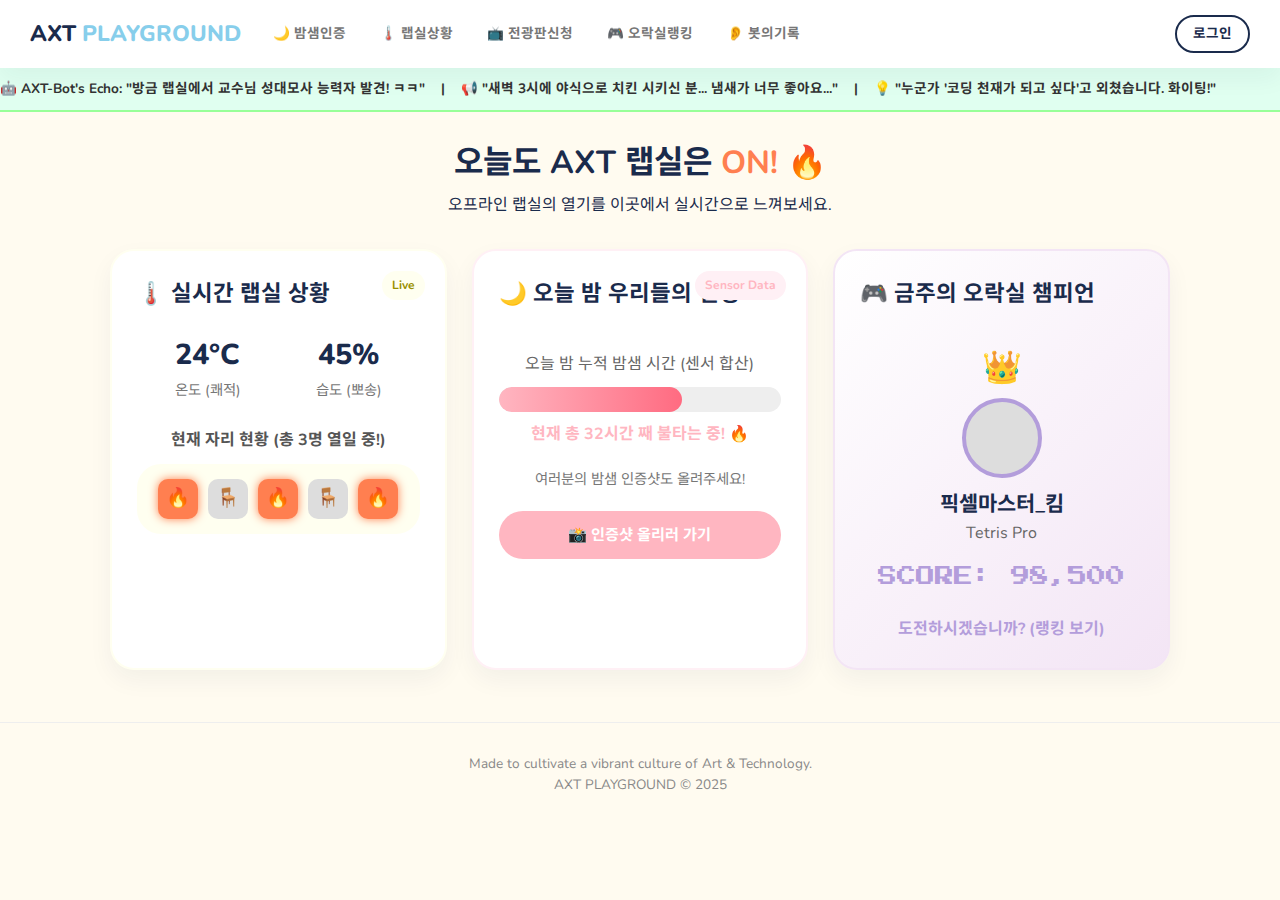
<file: index.html>
<!DOCTYPE html>
<html lang="ko">
<head>
    <meta charset="UTF-8">
    <meta name="viewport" content="width=device-width, initial-scale=1.0">
    <title>AXT PLAYGROUND</title>
    <link rel="stylesheet" href="style.css">
</head>
<body>

    <header>
        <div class="logo"><a href="index.html">AXT <span>PLAYGROUND</span></a></div>
        <nav>
            <ul>
                <li><a href="overnight.html">🌙 밤샘인증</a></li>
                <li><a href="lab-status.html">🌡️ 랩실상황</a></li>
                <li><a href="display.html">📺 전광판신청</a></li>
                <li><a href="arcade.html">🎮 오락실랭킹</a></li>
                <li><a href="bot-log.html">👂 봇의기록</a></li>
            </ul>
        </nav>
        <div class="auth-nav">
            <a href="login.html" class="btn-login">로그인</a>
            </div>
    </header>

    <div class="ticker-wrap">
        <div class="ticker-content">
            🤖 AXT-Bot's Echo: "방금 랩실에서 교수님 성대모사 능력자 발견! ㅋㅋ" &nbsp;&nbsp;&nbsp;|&nbsp;&nbsp;&nbsp; 
            📢 "새벽 3시에 야식으로 치킨 시키신 분... 냄새가 너무 좋아요..." &nbsp;&nbsp;&nbsp;|&nbsp;&nbsp;&nbsp;
            💡 "누군가 '코딩 천재가 되고 싶다'고 외쳤습니다. 화이팅!"
        </div>
    </div>

    <main>
        <div class="page-title">
            <h1>오늘도 AXT 랩실은 <span style="color: var(--orange-fire);">ON!</span> 🔥</h1>
            <p>오프라인 랩실의 열기를 이곳에서 실시간으로 느껴보세요.</p>
        </div>

        <div class="dashboard-grid">
            
            <div class="card" style="border-color: var(--yellow-light); position: relative;">
                <h2 style="font-size: 1.4rem; margin-bottom: 20px;">🌡️ 실시간 랩실 상황 <span class="badge" style="background: var(--yellow-light); color: #999000; position: absolute; top: 20px; right: 20px;">Live</span></h2>
                <div style="display: flex; justify-content: space-around; margin-bottom: 25px;">
                    <div style="text-align: center;">
                        <span style="font-size: 1.8rem; font-weight: 800; display: block;">24°C</span>
                        <span style="font-size: 0.9rem; color: #777;">온도 (쾌적)</span>
                    </div>
                    <div style="text-align: center;">
                        <span style="font-size: 1.8rem; font-weight: 800; display: block;">45%</span>
                        <span style="font-size: 0.9rem; color: #777;">습도 (뽀송)</span>
                    </div>
                </div>
                <p style="text-align: center; margin-bottom: 10px; font-weight: bold; color: #555;">현재 자리 현황 (총 3명 열일 중!)</p>
                
                <div class="seat-map-mini">
                    <div class="seat" style="width: 40px; height: 40px; background: var(--orange-fire); color: white; border-radius: 10px; display: flex; justify-content: center; align-items: center; font-size: 1.2rem; box-shadow: 0 0 10px var(--orange-fire);">🔥</div>
                    <div class="seat" style="width: 40px; height: 40px; background: #DDD; border-radius: 10px; display: flex; justify-content: center; align-items: center; font-size: 1.2rem;">🪑</div>
                    <div class="seat" style="width: 40px; height: 40px; background: var(--orange-fire); color: white; border-radius: 10px; display: flex; justify-content: center; align-items: center; font-size: 1.2rem; box-shadow: 0 0 10px var(--orange-fire);">🔥</div>
                    <div class="seat" style="width: 40px; height: 40px; background: #DDD; border-radius: 10px; display: flex; justify-content: center; align-items: center; font-size: 1.2rem;">🪑</div>
                    <div class="seat" style="width: 40px; height: 40px; background: var(--orange-fire); color: white; border-radius: 10px; display: flex; justify-content: center; align-items: center; font-size: 1.2rem; box-shadow: 0 0 10px var(--orange-fire);">🔥</div>
                </div>
            </div>

            <div class="card" style="border-color: var(--pink-light); position: relative;">
                 <h2 style="font-size: 1.4rem; margin-bottom: 20px;">🌙 오늘 밤 우리들의 열정 <span class="badge" style="background: var(--pink-light); color: var(--pink); position: absolute; top: 20px; right: 20px;">Sensor Data</span></h2>
                 <div style="text-align: center; padding: 20px 0;">
                     <p style="font-size: 1rem; color: #666; margin-bottom: 10px;">오늘 밤 누적 밤샘 시간 (센서 합산)</p>
                     <div style="height: 25px; background: #EEE; border-radius: 20px; overflow: hidden; position: relative;">
                         <div style="height: 100%; width: 65%; background: linear-gradient(to right, var(--pink), #FF6B81); border-radius: 20px;"></div>
                     </div>
                     <p style="margin-top: 10px; font-weight: bold; color: var(--pink);">현재 총 32시간 째 불타는 중! 🔥</p>
                 </div>
                 <p style="color: #777; font-size: 0.9rem; text-align: center;">여러분의 밤샘 인증샷도 올려주세요!</p>
                 <a href="overnight.html" class="btn btn-pink" style="display: block; text-align: center; margin-top: 20px; text-decoration: none;">📸 인증샷 올리러 가기</a>
            </div>

            <div class="card" style="border-color: var(--purple-light); background: linear-gradient(135deg, white, var(--purple-light));">
                <h2 style="font-size: 1.4rem; margin-bottom: 20px;">🎮 금주의 오락실 챔피언</h2>
                <div style="text-align: center; padding: 10px 0;">
                    <div style="font-size: 2rem; margin-bottom: 5px;">👑</div>
                    <div style="width: 80px; height: 80px; background: #DDD; border-radius: 50%; margin: 0 auto 10px; border: 4px solid var(--purple); background-image: url('https://i.pravatar.cc/150?img=53'); background-size: cover;"></div>
                    <div style="font-size: 1.3rem; font-weight: bold;">픽셀마스터_킴</div>
                    <p style="color: #666;">Tetris Pro</p>
                    <div style="font-family: 'Press Start 2P', cursive; font-size: 1.2rem; color: var(--purple); margin-top: 15px;">SCORE: 98,500</div>
                </div>
                <a href="arcade.html" style="display: block; text-align: center; color: var(--purple); font-weight: bold; margin-top: 15px; text-decoration: none;">도전하시겠습니까? (랭킹 보기)</a>
            </div>
        </div>
    </main>

    <footer>
        Made to cultivate a vibrant culture of Art & Technology. <br> AXT PLAYGROUND © 2025
    </footer>

</body>
</html>
</file>
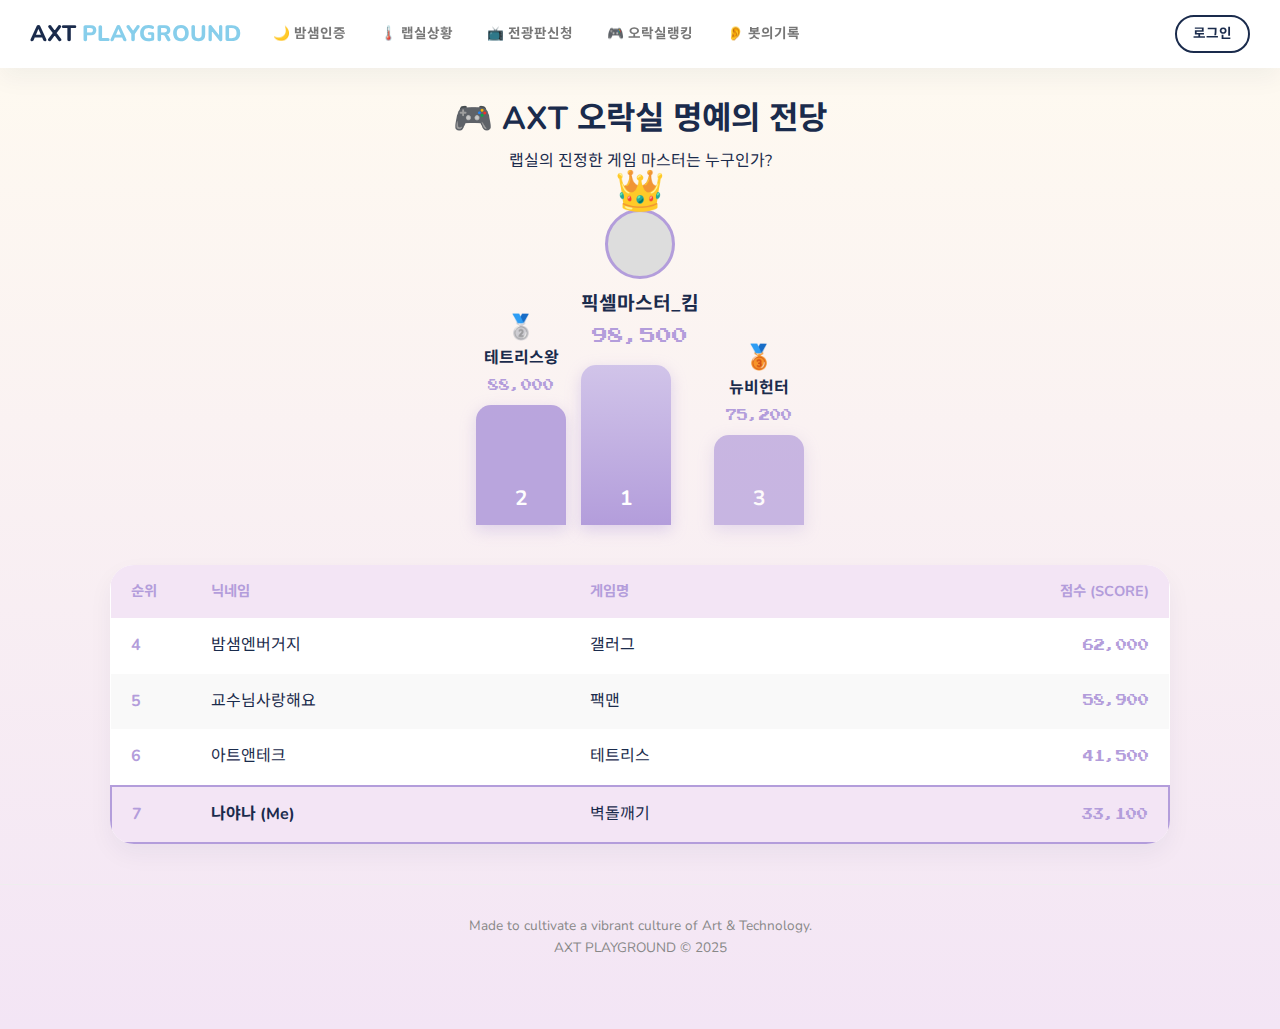
<file: arcade.html>
<!DOCTYPE html>
<html lang="ko">
<head>
    <meta charset="UTF-8">
    <meta name="viewport" content="width=device-width, initial-scale=1.0">
    <title>오락실랭킹 | AXT PLAYGROUND</title>
    <link href="https://fonts.googleapis.com/css2?family=Press+Start+2P&display=swap" rel="stylesheet">
    <link rel="stylesheet" href="style.css">
</head>
<body class="arcade-page"> 
    <header>
        <div class="logo"><a href="index.html">AXT <span>PLAYGROUND</span></a></div>
        <nav>
            <ul>
                <li><a href="overnight.html">🌙 밤샘인증</a></li>
                <li><a href="lab-status.html">🌡️ 랩실상황</a></li>
                <li><a href="display.html">📺 전광판신청</a></li>
                <li><a href="arcade.html">🎮 오락실랭킹</a></li>
                <li><a href="bot-log.html">👂 봇의기록</a></li>
            </ul>
        </nav>
        <div class="auth-nav">
            <a href="login.html" class="btn-login">로그인</a>
            </div>
    </header>

    <main>
        <div class="page-title">
            <h1>🎮 AXT 오락실 명예의 전당</h1>
            <p>랩실의 진정한 게임 마스터는 누구인가?</p>
        </div>

        <div class="podium-container">
            <div class="podium-item rank-2">
                <div style="margin-bottom: 10px;">
                    <span style="font-size: 1.5rem;">🥈</span><br>
                    <strong>테트리스왕</strong>
                     <div class="pixel-font">88,000</div>
                </div>
                <div class="podium-block">2</div>
            </div>
            <div class="podium-item rank-1">
                <span style="font-size: 2.5rem; position: absolute; top: -50px; left: 50%; transform: translateX(-50%);">👑</span>
                <div style="margin-bottom: 15px;">
                     <div class="player-avatar" style="width: 70px; height: 70px; background: #ddd; border-radius: 50%; margin: 0 auto 10px; border: 3px solid var(--purple); background-image: url('https://i.pravatar.cc/150?img=53'); background-size: cover;"></div>
                    <strong style="font-size: 1.2rem;">픽셀마스터_킴</strong>
                    <div class="pixel-font" style="font-size: 1rem; margin-top: 5px;">98,500</div>
                </div>
                <div class="podium-block">1</div>
            </div>
            <div class="podium-item rank-3">
                 <div style="margin-bottom: 10px;">
                    <span style="font-size: 1.5rem;">🥉</span><br>
                    <strong>뉴비헌터</strong>
                     <div class="pixel-font">75,200</div>
                </div>
                <div class="podium-block">3</div>
            </div>
        </div>

        
        <div class="table-container"> <table class="leaderboard-table">
                <thead>
                    <tr>
                        <th style="width: 80px;">순위</th>
                        <th>닉네임</th>
                        <th>게임명</th>
                        <th style="text-align: right;">점수 (SCORE)</th>
                    </tr>
                </thead>
                <tbody>
                    <tr>
                        <td class="rank-num">4</td>
                        <td>밤샘엔버거지</td>
                        <td>갤러그</td>
                        <td style="text-align: right;" class="pixel-font">62,000</td>
                    </tr>
                    <tr>
                        <td class="rank-num">5</td>
                        <td>교수님사랑해요</td>
                        <td>팩맨</td>
                        <td style="text-align: right;" class="pixel-font">58,900</td>
                    </tr>
                    <tr>
                        <td class="rank-num">6</td>
                        <td>아트앤테크</td>
                        <td>테트리스</td>
                        <td style="text-align: right;" class="pixel-font">41,500</td>
                    </tr>
                    <tr style="background-color: var(--purple-light); border: 2px solid var(--purple);">
                        <td class="rank-num">7</td>
                        <td><strong>나야나 (Me)</strong></td>
                        <td>벽돌깨기</td>
                        <td style="text-align: right;" class="pixel-font">33,100</td>
                    </tr>
                </tbody>
            </table>
        </div>
    </main>

    <footer>Made to cultivate a vibrant culture of Art & Technology. <br> AXT PLAYGROUND © 2025</footer>
</body>
</html>
</file>
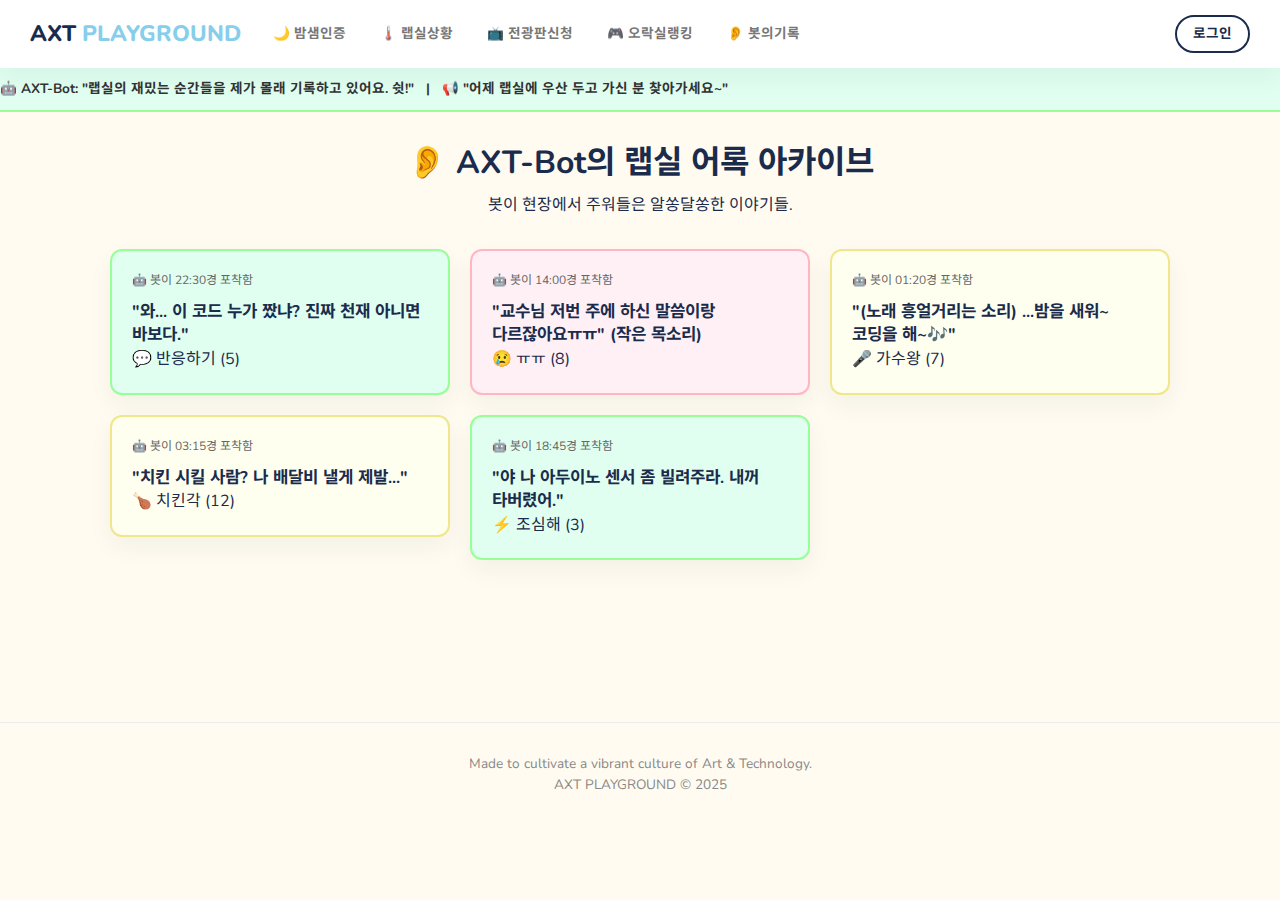
<file: bot-log.html>
<!DOCTYPE html>
<html lang="ko">
<head>
    <meta charset="UTF-8">
    <meta name="viewport" content="width=device-width, initial-scale=1.0">
    <title>봇의기록 | AXT PLAYGROUND</title>
    <link rel="stylesheet" href="style.css">
</head>
<body>
    <header>
        <div class="logo"><a href="index.html">AXT <span>PLAYGROUND</span></a></div>
        <nav>
            <ul>
                <li><a href="overnight.html">🌙 밤샘인증</a></li>
                <li><a href="lab-status.html">🌡️ 랩실상황</a></li>
                <li><a href="display.html">📺 전광판신청</a></li>
                <li><a href="arcade.html">🎮 오락실랭킹</a></li>
                <li><a href="bot-log.html">👂 봇의기록</a></li>
            </ul>
        </nav>
        <div class="auth-nav">
            <a href="login.html" class="btn-login">로그인</a>
            </div>
    </header>

    <div class="ticker-wrap">
        <div class="ticker-content">
            🤖 AXT-Bot: "랩실의 재밌는 순간들을 제가 몰래 기록하고 있어요. 쉿!" &nbsp;&nbsp;|&nbsp;&nbsp; 📢 "어제 랩실에 우산 두고 가신 분 찾아가세요~"
        </div>
    </div>

    <main>
        <div class="page-title">
            <h1>👂 AXT-Bot의 랩실 어록 아카이브</h1>
            <p>봇이 현장에서 주워들은 알쏭달쏭한 이야기들.</p>
        </div>

        <div class="masonry-grid">
            <div class="card memo-card memo-mint">
                <div class="bot-stamp">🤖 봇이 22:30경 포착함</div>
                <div class="memo-content">"와... 이 코드 누가 짰냐? 진짜 천재 아니면 바보다."</div>
                <div class="memo-reaction">💬 반응하기 (5)</div>
            </div>

            <div class="card memo-card memo-yellow">
                <div class="bot-stamp">🤖 봇이 03:15경 포착함</div>
                <div class="memo-content">"치킨 시킬 사람? 나 배달비 낼게 제발..."</div>
                <div class="memo-reaction">🍗 치킨각 (12)</div>
            </div>

             <div class="card memo-card memo-pink">
                <div class="bot-stamp">🤖 봇이 14:00경 포착함</div>
                <div class="memo-content">"교수님 저번 주에 하신 말씀이랑 다르잖아요ㅠㅠ" (작은 목소리)</div>
                <div class="memo-reaction">😢 ㅠㅠ (8)</div>
            </div>

            <div class="card memo-card memo-mint">
                <div class="bot-stamp">🤖 봇이 18:45경 포착함</div>
                <div class="memo-content">"야 나 아두이노 센서 좀 빌려주라. 내꺼 타버렸어."</div>
                <div class="memo-reaction">⚡ 조심해 (3)</div>
            </div>
            
             <div class="card memo-card memo-yellow">
                <div class="bot-stamp">🤖 봇이 01:20경 포착함</div>
                <div class="memo-content">"(노래 흥얼거리는 소리) ...밤을 새워~ 코딩을 해~🎶"</div>
                <div class="memo-reaction">🎤 가수왕 (7)</div>
            </div>
        </div>
    </main>

    <footer>Made to cultivate a vibrant culture of Art & Technology. <br> AXT PLAYGROUND © 2025</footer>
</body>
</html>
</file>
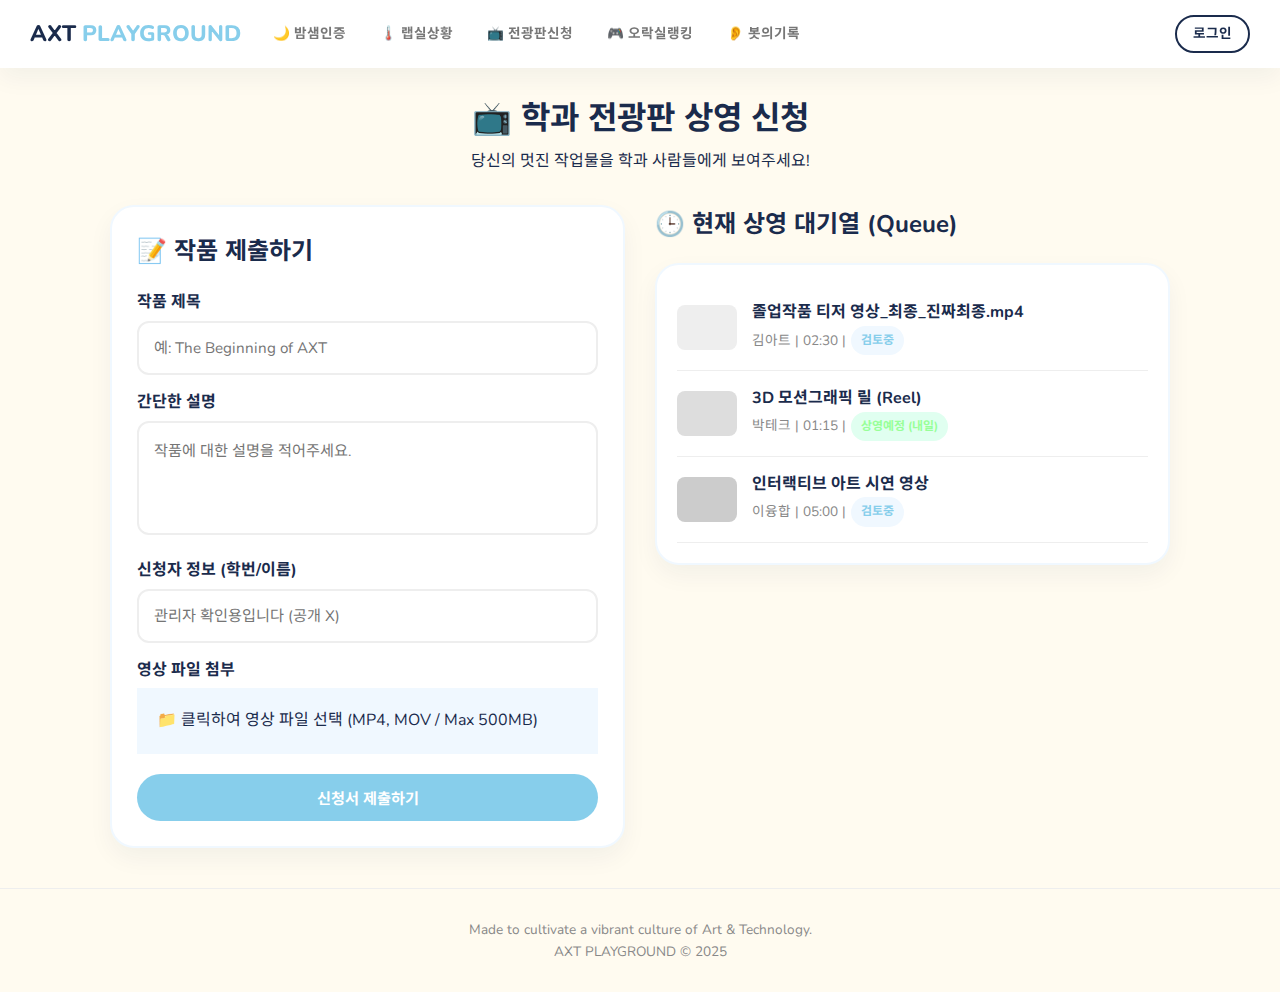
<file: display.html>
<!DOCTYPE html>
<html lang="ko">
<head>
    <meta charset="UTF-8">
    <meta name="viewport" content="width=device-width, initial-scale=1.0">
    <title>전광판신청 | AXT PLAYGROUND</title>
    <link rel="stylesheet" href="style.css">
</head>
<body>
    <header>
        <div class="logo"><a href="index.html">AXT <span>PLAYGROUND</span></a></div>
        <nav>
            <ul>
                <li><a href="overnight.html">🌙 밤샘인증</a></li>
                <li><a href="lab-status.html">🌡️ 랩실상황</a></li>
                <li><a href="display.html">📺 전광판신청</a></li>
                <li><a href="arcade.html">🎮 오락실랭킹</a></li>
                <li><a href="bot-log.html">👂 봇의기록</a></li>
            </ul>
        </nav>
        <div class="auth-nav">
            <a href="login.html" class="btn-login">로그인</a>
            </div>
    </header>

    <main>
        <div class="page-title">
            <h1>📺 학과 전광판 상영 신청</h1>
            <p>당신의 멋진 작업물을 학과 사람들에게 보여주세요!</p>
        </div>

        <div class="display-layout">
            <section class="card" style="border-color: var(--blue-light);">
                <h2 style="margin-bottom: 20px;">📝 작품 제출하기</h2>
                <form action="">
                    <label for="title" style="font-weight: bold; display: block; margin-bottom: 5px;">작품 제목</label>
                    <input type="text" id="title" placeholder="예: The Beginning of AXT">
                    
                    <label for="desc" style="font-weight: bold; display: block; margin-bottom: 5px;">간단한 설명</label>
                    <textarea id="desc" rows="4" placeholder="작품에 대한 설명을 적어주세요."></textarea>

                    <label for="info" style="font-weight: bold; display: block; margin-bottom: 5px;">신청자 정보 (학번/이름)</label>
                    <input type="text" id="info" placeholder="관리자 확인용입니다 (공개 X)">

                    <div style="margin-bottom: 20px;">
                        <span style="font-weight: bold; display: block; margin-bottom: 5px;">영상 파일 첨부</span>
                        <div class="upload-area" style="border-color: var(--blue); background: var(--blue-light); padding: 20px;">
                             📁 클릭하여 영상 파일 선택 (MP4, MOV / Max 500MB)
                        </div>
                    </div>
                    <button type="submit" class="btn btn-blue" style="width: 100%;">신청서 제출하기</button>
                </form>
            </section>

            <section>
                <h2 style="margin-bottom: 20px;">🕒 현재 상영 대기열 (Queue)</h2>
                <div class="queue-list">
                    <div class="queue-item">
                        <div class="queue-thumb" style="background-color: #eee;"></div>
                        <div class="queue-info">
                            <span class="queue-title">졸업작품 티저 영상_최종_진짜최종.mp4</span>
                            <div class="queue-meta">김아트 | 02:30 | <span class="badge" style="background: var(--blue-light); color: var(--blue);">검토중</span></div>
                        </div>
                    </div>
                    <div class="queue-item">
                        <div class="queue-thumb" style="background-color: #ddd;"></div>
                        <div class="queue-info">
                            <span class="queue-title">3D 모션그래픽 릴 (Reel)</span>
                            <div class="queue-meta">박테크 | 01:15 | <span class="badge" style="background: var(--mint-light); color: var(--mint);">상영예정 (내일)</span></div>
                        </div>
                    </div>
                     <div class="queue-item">
                        <div class="queue-thumb" style="background-color: #ccc;"></div>
                        <div class="queue-info">
                            <span class="queue-title">인터랙티브 아트 시연 영상</span>
                            <div class="queue-meta">이융합 | 05:00 | <span class="badge" style="background: var(--blue-light); color: var(--blue);">검토중</span></div>
                        </div>
                    </div>
                </div>
            </section>
        </div>
    </main>

    <footer>Made to cultivate a vibrant culture of Art & Technology. <br> AXT PLAYGROUND © 2025</footer>
</body>
</html>
</file>
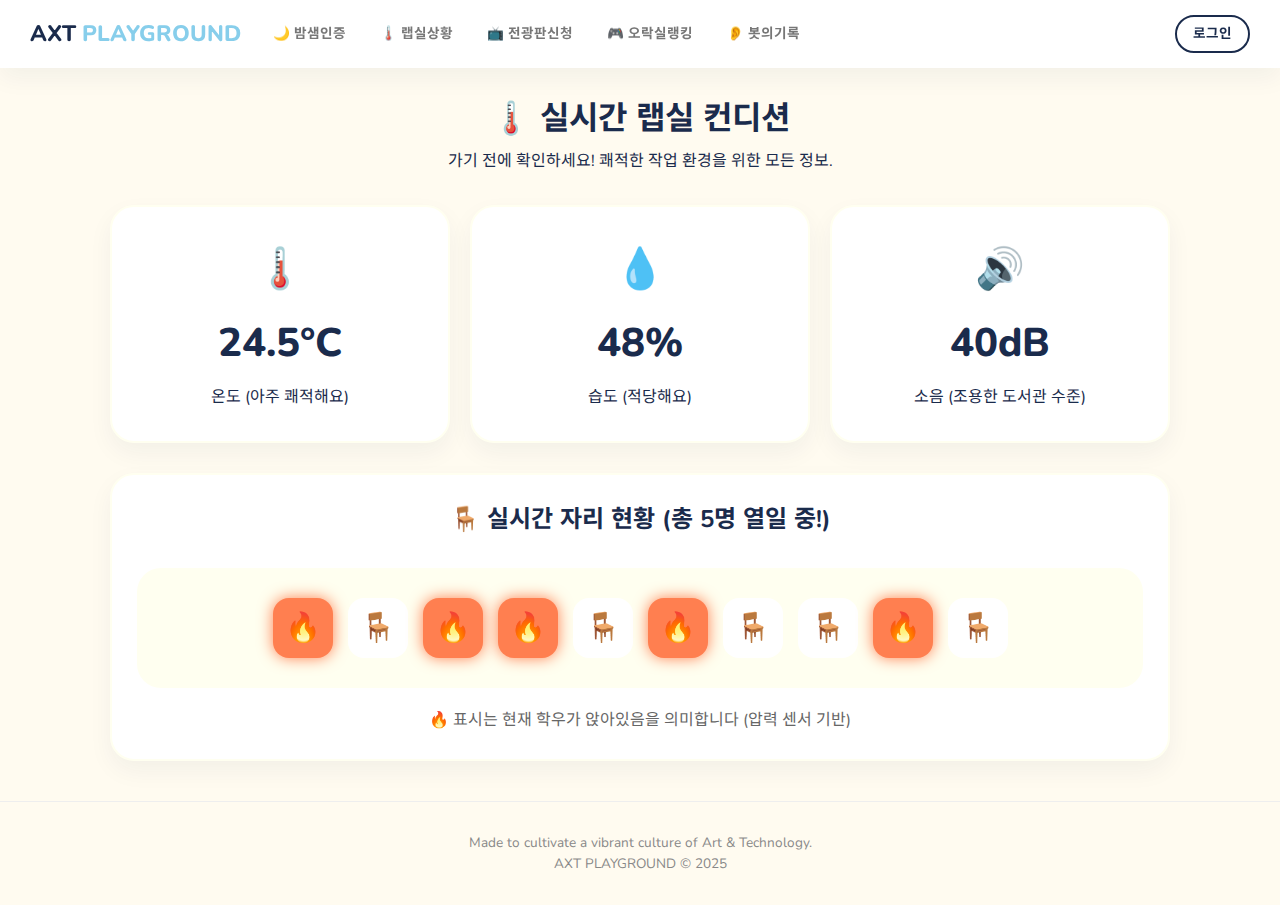
<file: lab-status.html>
<!DOCTYPE html>
<html lang="ko">
<head>
    <meta charset="UTF-8">
    <meta name="viewport" content="width=device-width, initial-scale=1.0">
    <title>랩실상황 | AXT PLAYGROUND</title>
    <link rel="stylesheet" href="style.css">
</head>
<body>
    <header>
        <div class="logo"><a href="index.html">AXT <span>PLAYGROUND</span></a></div>
        <nav>
            <ul>
                <li><a href="overnight.html">🌙 밤샘인증</a></li>
                <li><a href="lab-status.html">🌡️ 랩실상황</a></li>
                <li><a href="display.html">📺 전광판신청</a></li>
                <li><a href="arcade.html">🎮 오락실랭킹</a></li>
                <li><a href="bot-log.html">👂 봇의기록</a></li>
            </ul>
        </nav>
        <div class="auth-nav">
            <a href="login.html" class="btn-login">로그인</a>
            </div>
    </header>

    <main>
        <div class="page-title">
            <h1>🌡️ 실시간 랩실 컨디션</h1>
            <p>가기 전에 확인하세요! 쾌적한 작업 환경을 위한 모든 정보.</p>
        </div>

        <div class="status-detail-grid">
            <div class="card status-card-large">
                <span style="font-size: 2.5rem;">🌡️</span>
                <span class="status-value-large">24.5°C</span>
                <p>온도 (아주 쾌적해요)</p>
            </div>
            <div class="card status-card-large">
                <span style="font-size: 2.5rem;">💧</span>
                <span class="status-value-large">48%</span>
                <p>습도 (적당해요)</p>
            </div>
            <div class="card status-card-large">
                <span style="font-size: 2.5rem;">🔊</span>
                <span class="status-value-large">40dB</span>
                <p>소음 (조용한 도서관 수준)</p>
            </div>
        </div>

        <section class="card" style="border-color: var(--yellow-light);">
            <h2 style="margin-bottom: 30px; text-align: center;">🪑 실시간 자리 현황 (총 5명 열일 중!)</h2>
            <div class="seat-map-large">
                <div class="seat large active">🔥</div>
                <div class="seat large">🪑</div>
                <div class="seat large active">🔥</div>
                <div class="seat large active">🔥</div>
                <div class="seat large">🪑</div>
                <div class="seat large active">🔥</div>
                <div class="seat large">🪑</div>
                <div class="seat large">🪑</div>
                <div class="seat large active">🔥</div>
                <div class="seat large">🪑</div>
            </div>
             <p style="text-align: center; margin-top: 20px; color: #666;">🔥 표시는 현재 학우가 앉아있음을 의미합니다 (압력 센서 기반)</p>
        </section>
    </main>

    <footer>Made to cultivate a vibrant culture of Art & Technology. <br> AXT PLAYGROUND © 2025</footer>
</body>
</html>
</file>
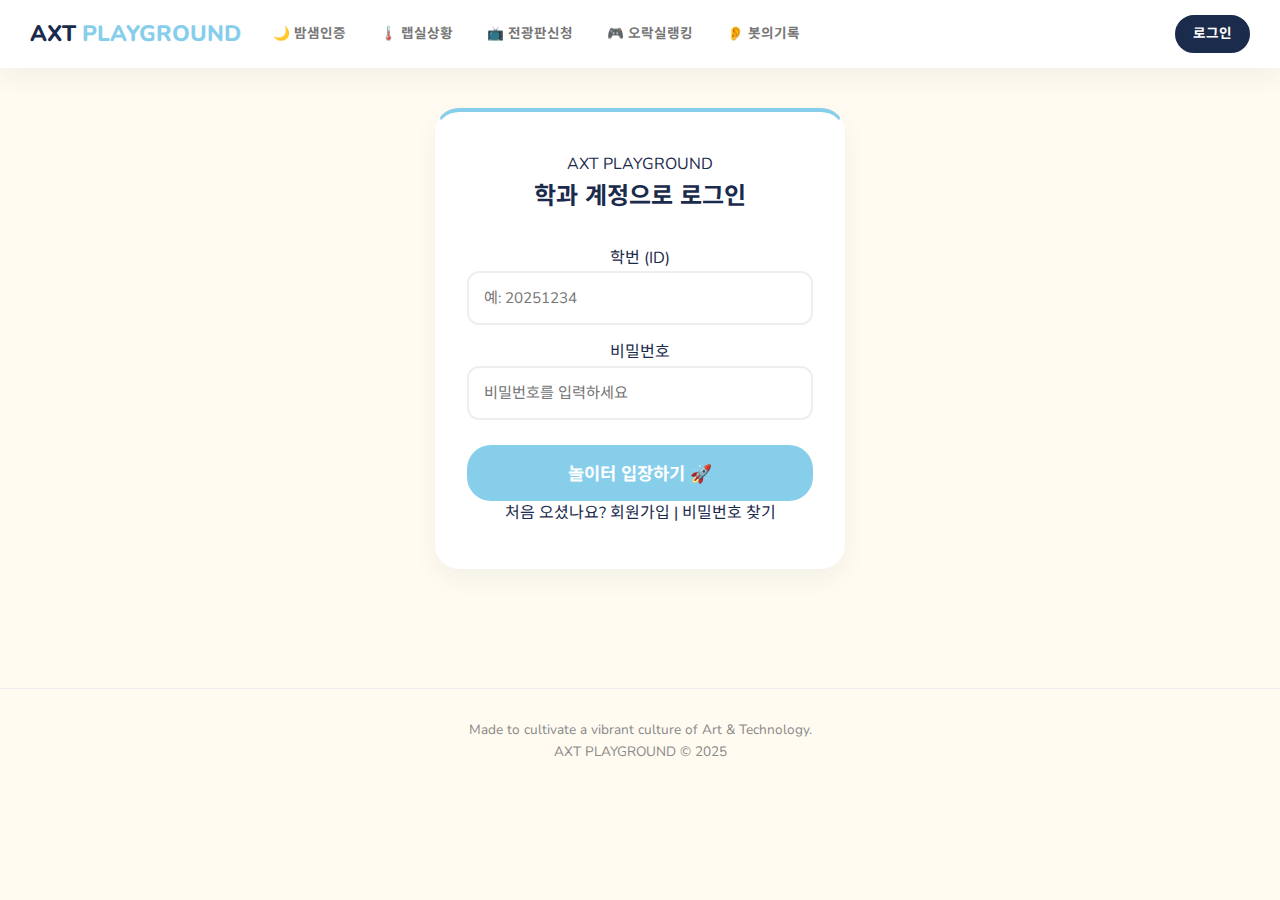
<file: login.html>
<!DOCTYPE html>
<html lang="ko">
<head>
    <meta charset="UTF-8">
    <meta name="viewport" content="width=device-width, initial-scale=1.0">
    <title>로그인 | AXT PLAYGROUND</title>
    <link rel="stylesheet" href="style.css">
</head>
<body>
    <header>
        <div class="logo"><a href="index.html">AXT <span>PLAYGROUND</span></a></div>
        <nav>
            <ul>
                <li><a href="overnight.html">🌙 밤샘인증</a></li>
                <li><a href="lab-status.html">🌡️ 랩실상황</a></li>
                <li><a href="display.html">📺 전광판신청</a></li>
                <li><a href="arcade.html">🎮 오락실랭킹</a></li>
                <li><a href="bot-log.html">👂 봇의기록</a></li>
            </ul>
        </nav>
        <div class="auth-nav">
            <a href="login.html" class="btn-login" style="background: var(--text-color); color: white;">로그인</a>
        </div>
    </header>

    <main>
        <div class="auth-container">
            <div class="card auth-card" style="border-top: 4px solid var(--blue);">
                <a href="index.html" class="auth-logo">AXT <span>PLAYGROUND</span></a>
                <h2 style="margin-bottom: 30px;">학과 계정으로 로그인</h2>
                
                <form action=""> <div class="form-group">
                        <label for="student-id" class="form-label">학번 (ID)</label>
                        <input type="text" id="student-id" class="auth-input" placeholder="예: 20251234">
                    </div>
                    <div class="form-group">
                        <label for="password" class="form-label">비밀번호</label>
                        <input type="password" id="password" class="auth-input" placeholder="비밀번호를 입력하세요">
                    </div>
                    
                    <button type="submit" class="btn btn-blue" style="width: 100%; padding: 15px; font-size: 1.1rem; margin-top: 10px;">놀이터 입장하기 🚀</button>
                </form>

                <div class="auth-links">
                    <a href="signup.html">처음 오셨나요? 회원가입</a>
                    <span class="divider">|</span>
                    <a href="#">비밀번호 찾기</a>
                </div>
            </div>
        </div>
    </main>

    <footer>Made to cultivate a vibrant culture of Art & Technology. <br> AXT PLAYGROUND © 2025</footer>
</body>
</html>
</file>
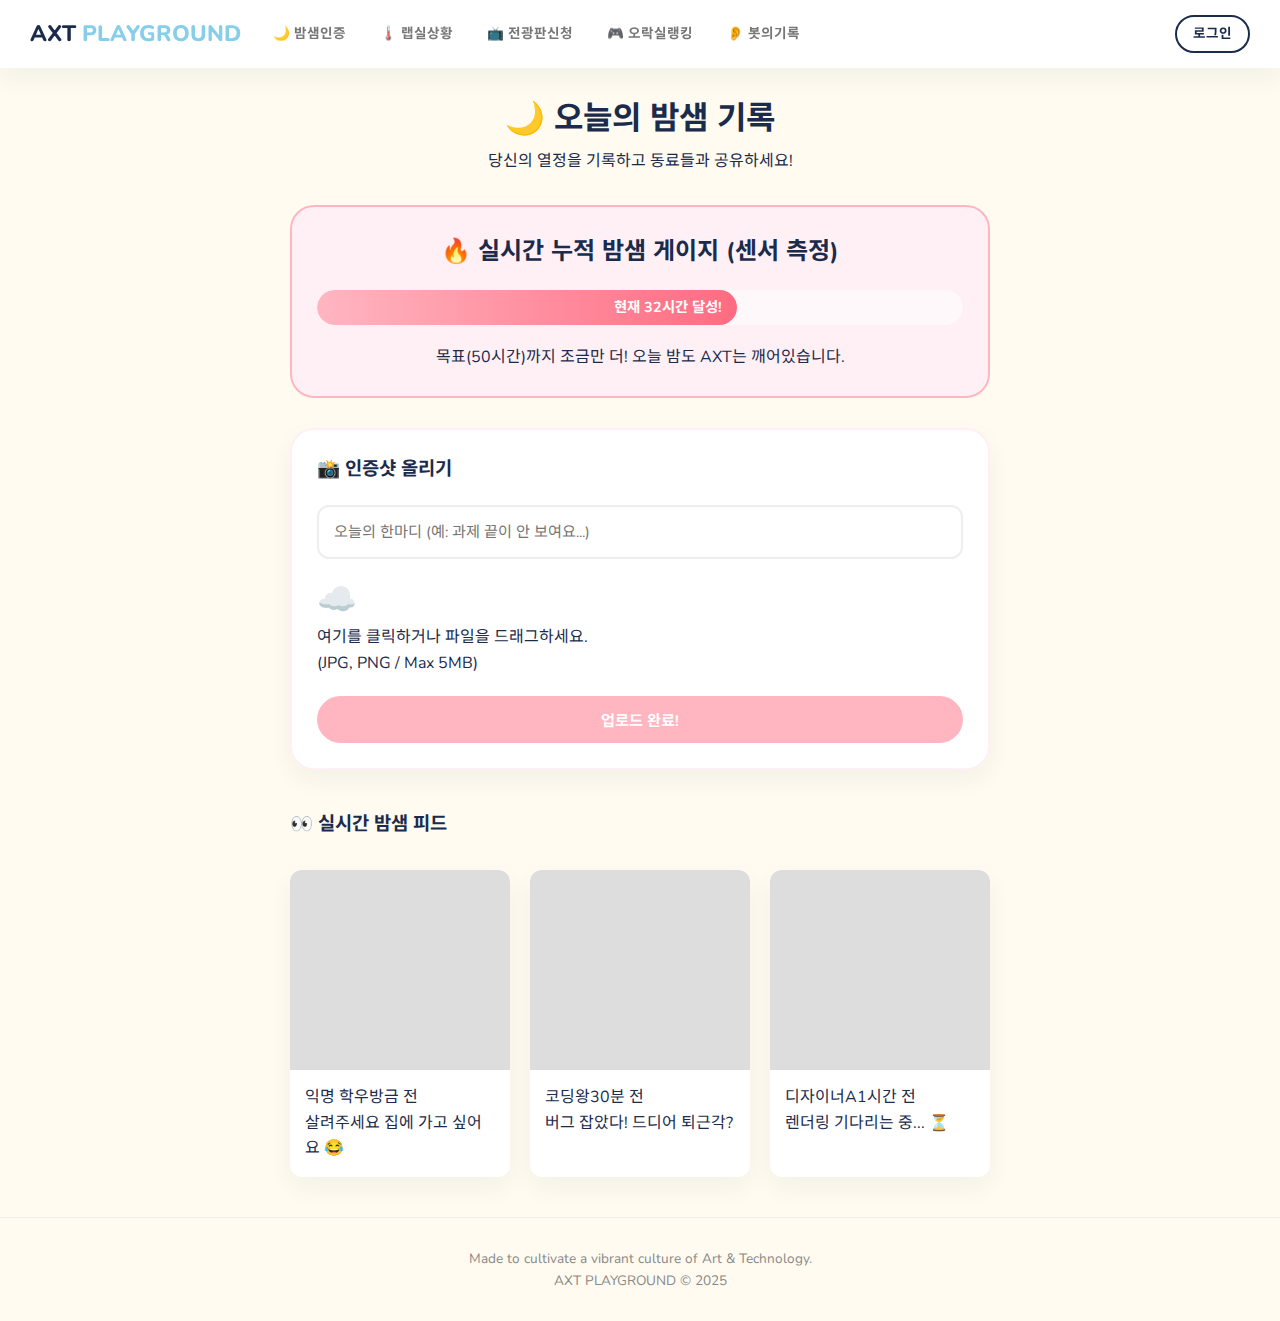
<file: overnight.html>
<!DOCTYPE html>
<html lang="ko">
<head>
    <meta charset="UTF-8">
    <meta name="viewport" content="width=device-width, initial-scale=1.0">
    <title>밤샘인증 | AXT PLAYGROUND</title>
    <link rel="stylesheet" href="style.css">
</head>
<body>
    <header>
        <div class="logo"><a href="index.html">AXT <span>PLAYGROUND</span></a></div>
        <nav>
            <ul>
                <li><a href="overnight.html">🌙 밤샘인증</a></li>
                <li><a href="lab-status.html">🌡️ 랩실상황</a></li>
                <li><a href="display.html">📺 전광판신청</a></li>
                <li><a href="arcade.html">🎮 오락실랭킹</a></li>
                <li><a href="bot-log.html">👂 봇의기록</a></li>
            </ul>
        </nav>
        <div class="auth-nav">
            <a href="login.html" class="btn-login">로그인</a>
            </div>
    </header>

    <main>
        <div class="page-title">
            <h1>🌙 오늘의 밤샘 기록</h1>
            <p>당신의 열정을 기록하고 동료들과 공유하세요!</p>
        </div>

        <div class="overnight-container">
            <section class="night-gauge-section">
                <h2>🔥 실시간 누적 밤샘 게이지 (센서 측정)</h2>
                <div class="gauge-bar-bg-large">
                    <div class="gauge-bar-fill-large" style="width: 65%;">현재 32시간 달성!</div>
                </div>
                <p>목표(50시간)까지 조금만 더! 오늘 밤도 AXT는 깨어있습니다.</p>
            </section>

            <section class="card" style="border-color: var(--pink-light); margin-bottom: 40px;">
                 <h3 style="margin-bottom: 20px;">📸 인증샷 올리기</h3>
                 <input type="text" placeholder="오늘의 한마디 (예: 과제 끝이 안 보여요...)" maxlength="50">
                 <div class="upload-area">
                     <span style="font-size: 2rem;">☁️</span><br>
                     여기를 클릭하거나 파일을 드래그하세요.<br>(JPG, PNG / Max 5MB)
                 </div>
                 <button class="btn btn-pink" style="width: 100%; margin-top: 20px;">업로드 완료!</button>
            </section>

            <h3 style="margin-bottom: 20px;">👀 실시간 밤샘 피드</h3>
            <div class="feed-grid">
                <div class="feed-item">
                    <div class="feed-img" style="background-image: url('https://picsum.photos/300/200?random=1');"></div>
                    <div class="feed-content">
                        <div class="feed-meta"><span>익명 학우</span><span>방금 전</span></div>
                        <p>살려주세요 집에 가고 싶어요 😂</p>
                    </div>
                </div>
                <div class="feed-item">
                    <div class="feed-img" style="background-image: url('https://picsum.photos/300/200?random=2');"></div>
                    <div class="feed-content">
                        <div class="feed-meta"><span>코딩왕</span><span>30분 전</span></div>
                        <p>버그 잡았다! 드디어 퇴근각?</p>
                    </div>
                </div>
                <div class="feed-item">
                    <div class="feed-img" style="background-image: url('https://picsum.photos/300/200?random=3');"></div>
                    <div class="feed-content">
                        <div class="feed-meta"><span>디자이너A</span><span>1시간 전</span></div>
                        <p>렌더링 기다리는 중... ⏳</p>
                    </div>
                </div>
            </div>
        </div>
    </main>

    <footer>Made to cultivate a vibrant culture of Art & Technology. <br> AXT PLAYGROUND © 2025</footer>
</body>
</html>
</file>
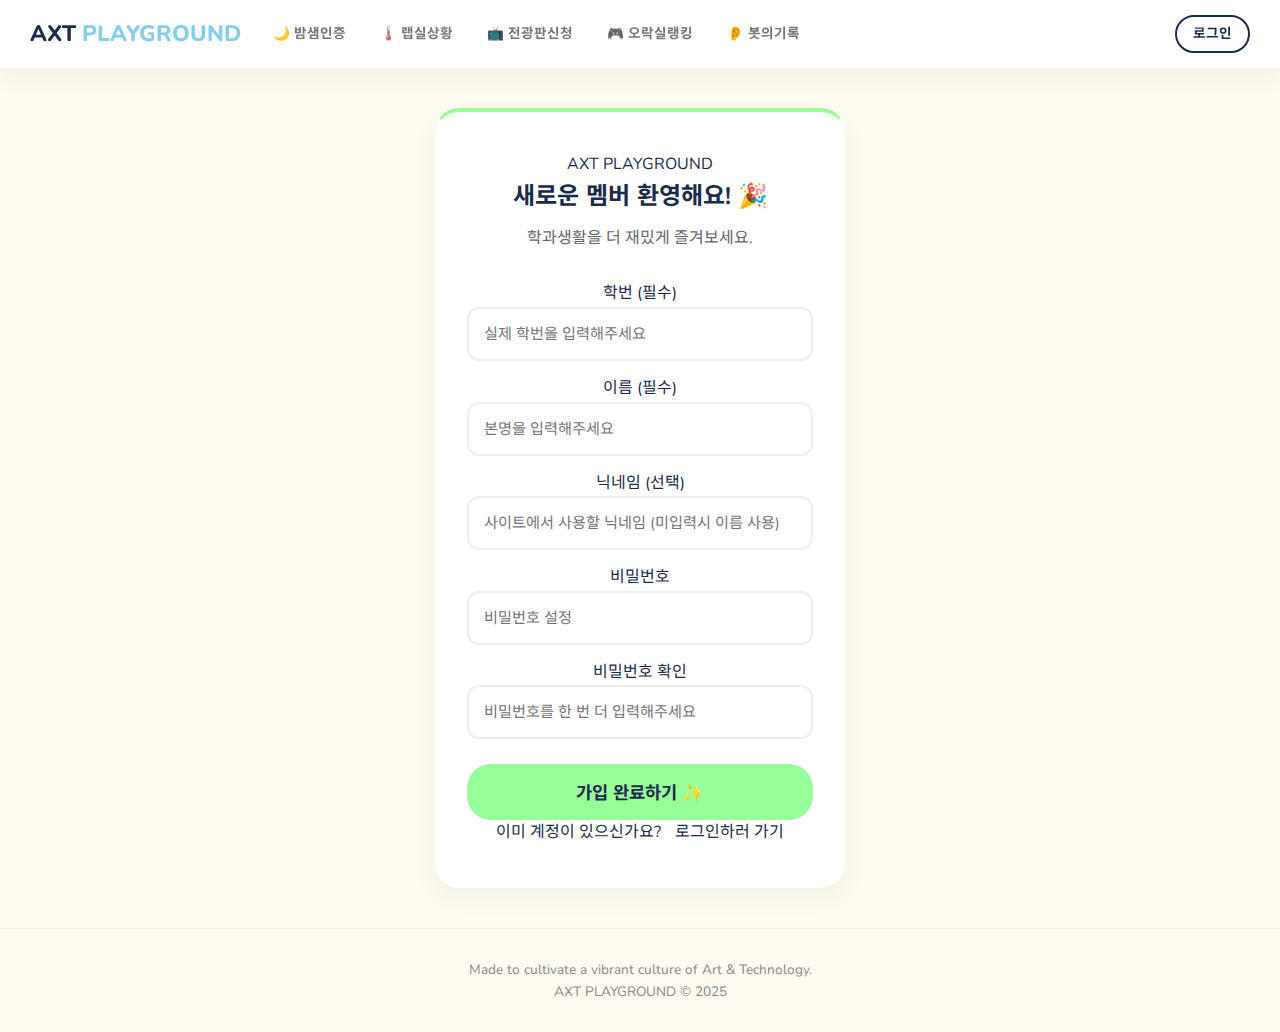
<file: signup.html>
<!DOCTYPE html>
<html lang="ko">
<head>
    <meta charset="UTF-8">
    <meta name="viewport" content="width=device-width, initial-scale=1.0">
    <title>회원가입 | AXT PLAYGROUND</title>
    <link rel="stylesheet" href="style.css">
</head>
<body>
    <header>
        <div class="logo"><a href="index.html">AXT <span>PLAYGROUND</span></a></div>
        <nav>
            <ul>
                <li><a href="overnight.html">🌙 밤샘인증</a></li>
                <li><a href="lab-status.html">🌡️ 랩실상황</a></li>
                <li><a href="display.html">📺 전광판신청</a></li>
                <li><a href="arcade.html">🎮 오락실랭킹</a></li>
                <li><a href="bot-log.html">👂 봇의기록</a></li>
            </ul>
        </nav>
        <div class="auth-nav">
            <a href="login.html" class="btn-login">로그인</a>
        </div>
    </header>

    <main>
        <div class="auth-container">
            <div class="card auth-card" style="border-top: 4px solid var(--mint);">
                <a href="index.html" class="auth-logo">AXT <span>PLAYGROUND</span></a>
                <h2 style="margin-bottom: 10px;">새로운 멤버 환영해요! 🎉</h2>
                <p style="margin-bottom: 30px; color: #666;">학과생활을 더 재밌게 즐겨보세요.</p>
                
                <form action="">
                    <div class="form-group">
                        <label for="new-student-id" class="form-label">학번 (필수)</label>
                        <input type="text" id="new-student-id" class="auth-input" placeholder="실제 학번을 입력해주세요">
                    </div>
                    <div class="form-group">
                        <label for="new-name" class="form-label">이름 (필수)</label>
                        <input type="text" id="new-name" class="auth-input" placeholder="본명을 입력해주세요">
                    </div>
                     <div class="form-group">
                        <label for="nickname" class="form-label">닉네임 (선택)</label>
                        <input type="text" id="nickname" class="auth-input" placeholder="사이트에서 사용할 닉네임 (미입력시 이름 사용)">
                    </div>
                    <div class="form-group">
                        <label for="new-password" class="form-label">비밀번호</label>
                        <input type="password" id="new-password" class="auth-input" placeholder="비밀번호 설정">
                    </div>
                    <div class="form-group">
                        <label for="confirm-password" class="form-label">비밀번호 확인</label>
                        <input type="password" id="confirm-password" class="auth-input" placeholder="비밀번호를 한 번 더 입력해주세요">
                    </div>
                    
                    <button type="submit" class="btn" style="width: 100%; padding: 15px; font-size: 1.1rem; margin-top: 10px; background-color: var(--mint); color: var(--text-color);">가입 완료하기 ✨</button>
                </form>

                <div class="auth-links">
                    이미 계정이 있으신가요? <a href="login.html" style="margin-left: 10px;">로그인하러 가기</a>
                </div>
            </div>
        </div>
    </main>

    <footer>Made to cultivate a vibrant culture of Art & Technology. <br> AXT PLAYGROUND © 2025</footer>
</body>
</html>
</file>
<file: style.css>
@charset "utf-8";

/* =========================================
   AXT PLAYGROUND 통합 스타일 시트 (반응형 강화 ver.)
   ========================================= */

/* 폰트 가져오기 */
@import url('https://fonts.googleapis.com/css2?family=Noto+Sans+KR:wght@400;700&family=Nunito:wght@600;800&family=Press+Start+2P&display=swap');

:root {
    /* 컬러 팔레트 */
    --bg-color: #FFFBF0;
    --text-color: #1A2B4C;
    --card-bg: #FFFFFF;
    --shadow: 0 10px 25px rgba(26, 43, 76, 0.05);
    --radius: 24px;
    --radius-sm: 12px;

    /* 포인트 컬러 */
    --pink: #FFB6C1; --pink-light: #FFF0F5;
    --yellow: #F0E68C; --yellow-light: #FFFFF0;
    --blue: #87CEEB; --blue-light: #F0F8FF;
    --purple: #B39DDB; --purple-light: #F3E5F5;
    --mint: #98FF98; --mint-light: #E0FFF0;
    --orange-fire: #FF7F50;
    --gray-light: #EEEEEE;
}

/* 기본 초기화 */
* { margin: 0; padding: 0; box-sizing: border-box; }
body {
    font-family: 'Nunito', 'Noto Sans KR', sans-serif;
    background-color: var(--bg-color);
    color: var(--text-color);
    line-height: 1.6;
    overflow-x: hidden; /* 가로 스크롤 방지 */
}
a { text-decoration: none; color: inherit; }
ul { list-style: none; }
img { max-width: 100%; height: auto; } /* 이미지 튀어나감 방지 */

/* ================= 공통 레이아웃 ================= */
/* 헤더 & 네비게이션 */
header {
    display: flex; justify-content: space-between; align-items: center;
    padding: 15px 30px; background: var(--card-bg); box-shadow: var(--shadow);
    position: sticky; top: 0; z-index: 100; flex-wrap: wrap; gap: 20px;
}
.logo { font-family: 'Nunito', sans-serif; font-weight: 800; font-size: 1.4rem; white-space: nowrap; }
.logo span { color: var(--blue); }

nav ul { display: flex; gap: 10px; flex-wrap: wrap; justify-content: center; }
nav a {
    font-weight: 700; font-size: 0.85rem; padding: 8px 12px;
    border-radius: var(--radius); transition: 0.3s; color: #777; display: flex; align-items: center; gap: 5px;
    white-space: nowrap; /* 메뉴 줄바꿈 방지 */
}
nav a:hover { background-color: var(--bg-color); color: var(--text-color); transform: translateY(-2px);}
/* 메뉴별 호버 컬러 */
nav li:nth-child(1) a:hover { color: var(--pink); }
nav li:nth-child(2) a:hover { color: var(--yellow); }
nav li:nth-child(3) a:hover { color: var(--blue); }
nav li:nth-child(4) a:hover { color: var(--purple); }
nav li:nth-child(5) a:hover { color: var(--mint); }

/* 헤더 반응형 처리 */
@media (max-width: 900px) {
    header { padding: 15px 20px; justify-content: center; }
    .logo { margin-right: auto; } /* 로고 왼쪽 고정 */
    .auth-nav { margin-left: auto; } /* 로그인 오른쪽 고정 */
    nav { width: 100%; order: 3; margin-top: 10px; } /* 메뉴를 하단으로 */
    nav ul { gap: 5px; }
    nav a { padding: 8px 10px; font-size: 0.8rem; background-color: #f9f9f9;}
}

/* 봇 티커 */
.ticker-wrap {
    width: 100%; background-color: var(--mint-light); color: #333;
    padding: 10px 0; overflow: hidden; white-space: nowrap; border-bottom: 2px solid var(--mint); font-size: 0.85rem;
}
.ticker-content { display: inline-block; animation: marquee 30s linear infinite; font-weight: 700; }
@keyframes marquee { from { transform: translateX(100%); } to { transform: translateX(-100%); } }

/* 메인 컨테이너 */
main { max-width: 1100px; margin: 30px auto; padding: 0 20px; min-height: 60vh;}
@media (max-width: 480px) { main { padding: 0 15px; margin: 20px auto; } } /* 모바일 패딩 축소 */

.page-title { text-align: center; margin-bottom: 30px; }
.page-title h1 { font-size: 2rem; margin-bottom: 10px; line-height: 1.3; }
@media (max-width: 480px) { .page-title h1 { font-size: 1.6rem; } }

/* 푸터 */
footer { text-align: center; padding: 30px 20px; color: #888; font-size: 0.85rem; margin-top: 40px; border-top: 1px solid #eee;}


/* ================= 공통 컴포넌트 ================= */
/* 카드 */
.card {
    background: var(--card-bg); border-radius: var(--radius); padding: 25px;
    box-shadow: var(--shadow); border: 2px solid transparent;
}
@media (max-width: 480px) { .card { padding: 20px; border-radius: var(--radius-sm); } }

/* 버튼 */
.btn {
    padding: 12px 24px; border: none; border-radius: var(--radius);
    font-weight: bold; cursor: pointer; transition: 0.3s; font-family: inherit; font-size: 0.95rem;
}
.btn-pink { background: var(--pink); color: white; } .btn-pink:hover{ background: #FF8DA1; }
.btn-blue { background: var(--blue); color: white; } .btn-blue:hover{ background: #5DB3D5; }

/* 폼 입력창 */
input[type="text"], input[type="password"], textarea, select {
    width: 100%; padding: 15px; border: 2px solid var(--gray-light);
    border-radius: var(--radius-sm); font-family: inherit; margin-bottom: 15px; resize: none; font-size: 0.95rem;
}
input:focus, textarea:focus { outline: none; border-color: var(--blue); }
/* 뱃지 */
.badge { padding: 5px 10px; border-radius: 20px; font-size: 0.75rem; font-weight: bold; white-space: nowrap;}


/* ================= 페이지별 스타일 (반응형 수정 포함) ================= */

/* [메인 대시보드 그리드] */
/* 인라인 스타일로 되어있던 것을 클래스로 분리하여 관리 */
.dashboard-grid {
    display: grid;
    /* 카드 최소 너비를 280px로 줄여 작은 화면 대응 */
    grid-template-columns: repeat(auto-fit, minmax(280px, 1fr));
    gap: 25px; margin-bottom: 40px;
}
/* 메인 페이지 좌석맵 반응형 */
.seat-map-mini {
    display: flex; justify-content: center; gap: 10px;
    background: var(--yellow-light); padding: 15px; border-radius: var(--radius);
    flex-wrap: wrap; /* [중요] 화면 좁으면 줄바꿈 */
}


/* [1. 🌙 밤샘인증 페이지] */
.overnight-container { max-width: 700px; margin: 0 auto; }
.night-gauge-section { margin-bottom: 30px; text-align: center; padding: 25px; background: var(--pink-light); border-radius: var(--radius); border: 2px solid var(--pink);}
.gauge-bar-bg-large { height: 35px; background: rgba(255,255,255,0.5); border-radius: 30px; overflow: hidden; position: relative; margin: 20px 0;}
.gauge-bar-fill-large {
    height: 100%; background: linear-gradient(to right, var(--pink), #FF6B81); border-radius: 30px;
    display: flex; align-items: center; justify-content: flex-end; padding-right: 15px;
    color: white; font-weight: bold; font-size: 0.9rem;
    white-space: nowrap; /* 텍스트 줄바꿈 방지 */
}
@media (max-width: 480px) { .gauge-bar-fill-large { font-size: 0.8rem; padding-right: 10px; } }

.feed-grid { display: grid; grid-template-columns: repeat(auto-fill, minmax(220px, 1fr)); gap: 20px; margin-top: 30px; }
/* 모바일에서 피드 1열로 보기 */
@media (max-width: 550px) { .feed-grid { grid-template-columns: 1fr; } }
.feed-item { border-radius: var(--radius-sm); overflow: hidden; box-shadow: var(--shadow); background: white; }
.feed-img { width: 100%; height: 200px; object-fit: cover; background: #ddd; }
.feed-content { padding: 15px; }


/* [2. 🌡️ 랩실상황 페이지] */
.status-detail-grid { display: grid; grid-template-columns: repeat(auto-fit, minmax(200px, 1fr)); gap: 20px; margin-bottom: 30px; }
.status-card-large { text-align: center; padding: 30px 20px; border-color: var(--yellow-light); }
.status-value-large { font-size: 2.5rem; font-weight: 800; display: block; color: var(--text-color); margin: 10px 0;}
/* 대형 좌석 배치도 반응형 */
.seat-map-large {
    display: flex; flex-wrap: wrap; /* [중요] 줄바꿈 허용 */
    justify-content: center; gap: 15px;
    background: var(--yellow-light); padding: 30px; border-radius: var(--radius);
}
.seat.large { width: 60px; height: 60px; font-size: 1.8rem; border-radius: 16px; display: flex; justify-content: center; align-items: center; background: white;}
.seat.large.active { background: var(--orange-fire); color: white; box-shadow: 0 0 15px var(--orange-fire); }
@media (max-width: 480px) {
    .seat-map-large { padding: 20px; gap: 10px; }
    .seat.large { width: 50px; height: 50px; font-size: 1.5rem; border-radius: 12px; }
}


/* [3. 📺 전광판신청 페이지] */
.display-layout { display: grid; grid-template-columns: 1fr 1fr; gap: 30px; }
@media (max-width: 768px) { .display-layout { grid-template-columns: 1fr; } }
.queue-list { background: white; border-radius: var(--radius); padding: 20px; box-shadow: var(--shadow); border: 2px solid var(--blue-light); max-height: 500px; overflow-y: auto;}
.queue-item { display: flex; align-items: center; gap: 15px; padding: 15px 0; border-bottom: 1px solid #eee; }
.queue-thumb { width: 60px; height: 45px; background: #ddd; border-radius: 8px; flex-shrink: 0; background-size: cover; background-position: center;}
.queue-info { flex-grow: 1; min-width: 0; /* flex 자식 요소 말줄임표를 위해 필요 */}
.queue-title { font-weight: bold; display: block; white-space: nowrap; overflow: hidden; text-overflow: ellipsis;}
.queue-meta { font-size: 0.85rem; color: #888; display: flex; align-items: center; gap: 5px; flex-wrap: wrap;}


/* [4. 🎮 오락실랭킹 페이지 (가장 문제였던 부분)] */
.arcade-page { background: linear-gradient(180deg, var(--bg-color) 0%, var(--purple-light) 100%); padding-bottom: 40px; overflow-x: hidden;}
/* 시상대 컨테이너: 화면보다 넓으면 가로 스크롤 허용 */
.podium-wrapper {
    width: 100%; overflow-x: auto; padding-bottom: 20px; /* 스크롤바 공간 확보 */
    -webkit-overflow-scrolling: touch; /* 모바일 부드러운 스크롤 */
}
.podium-container {
    display: flex; justify-content: center; align-items: flex-end; gap: 15px;
    height: 320px; min-width: 320px; /* 최소 너비 확보 */
    margin: 0 auto 40px; padding: 0 20px;
}
.podium-item { text-align: center; position: relative; flex-shrink: 0; /* 줄어들지 않게 설정 */ }
.podium-block { width: 90px; background: var(--purple); color: white; border-radius: 15px 15px 0 0; display: flex; justify-content: center; align-items: flex-end; padding-bottom: 10px; font-weight: bold; font-size: 1.3rem; box-shadow: 0 5px 15px rgba(179, 157, 219, 0.4);}
.podium-item.rank-1 .podium-block { height: 160px; background: linear-gradient(to top, var(--purple), #D1C4E9); }
.podium-item.rank-2 .podium-block { height: 120px; opacity: 0.9; }
.podium-item.rank-3 .podium-block { height: 90px; opacity: 0.7; }
.pixel-font { font-family: 'Press Start 2P', cursive; font-size: 0.7rem; color: var(--purple); margin-top: 5px; white-space: nowrap;}

/* [중요] 테이블 반응형 처리: 가로 스크롤 컨테이너 추가 */
.table-container {
    width: 100%; overflow-x: auto; /* 내용이 넘치면 가로 스크롤 생성 */
    border-radius: var(--radius); box-shadow: var(--shadow);
    -webkit-overflow-scrolling: touch;
}
.leaderboard-table { width: 100%; border-collapse: collapse; background: white; min-width: 500px; /* 최소 너비 설정하여 찌그러짐 방지 */}
.leaderboard-table th, .leaderboard-table td { padding: 15px 20px; text-align: left; white-space: nowrap; /* 셀 내용 줄바꿈 방지 */}
.leaderboard-table th { background: var(--purple-light); color: var(--purple); font-size: 0.9rem;}
.leaderboard-table tr:nth-child(even) { background: #F9F9F9; }
.rank-num { font-weight: bold; color: var(--purple); text-align: center;}


/* [5. 👂 봇의 기록 페이지] */
.masonry-grid { column-count: 3; column-gap: 20px; }
@media (max-width: 800px) { .masonry-grid { column-count: 2; } }
@media (max-width: 550px) { .masonry-grid { column-count: 1; } }
.memo-card {
    break-inside: avoid; margin-bottom: 20px; border-radius: var(--radius-sm) !important;
    padding: 20px !important; box-shadow: var(--shadow); position: relative;
}
.memo-mint { background: var(--mint-light); border: 2px solid var(--mint); }
.memo-yellow { background: var(--yellow-light); border: 2px solid var(--yellow); }
.memo-pink { background: var(--pink-light); border: 2px solid var(--pink); }
.bot-stamp { font-size: 0.75rem; color: #666; display: flex; align-items: center; gap: 5px; margin-bottom: 10px;}
.memo-content { font-size: 1.05rem; font-weight: bold; line-height: 1.4; word-break: keep-all;}


/* [로그인/회원가입] */
.auth-nav { margin-left: auto; display: flex; gap: 10px; align-items: center;}
.btn-login {
    padding: 6px 16px; border: 2px solid var(--text-color); border-radius: 30px;
    font-weight: 700; font-size: 0.85rem; transition: 0.3s; color: var(--text-color); display: inline-block;
    white-space: nowrap;
}
.btn-login:hover { background: var(--text-color); color: white; transform: translateY(-2px); box-shadow: var(--shadow); }

.auth-container { max-width: 450px; margin: 40px auto; text-align: center; padding: 0 20px; }
@media (max-width: 480px) { .auth-container { padding: 0 15px; margin: 30px auto; } }
.auth-card { padding: 40px 30px; }
@media (max-width: 480px) { .auth-card { padding: 30px 20px; } }
</file>
